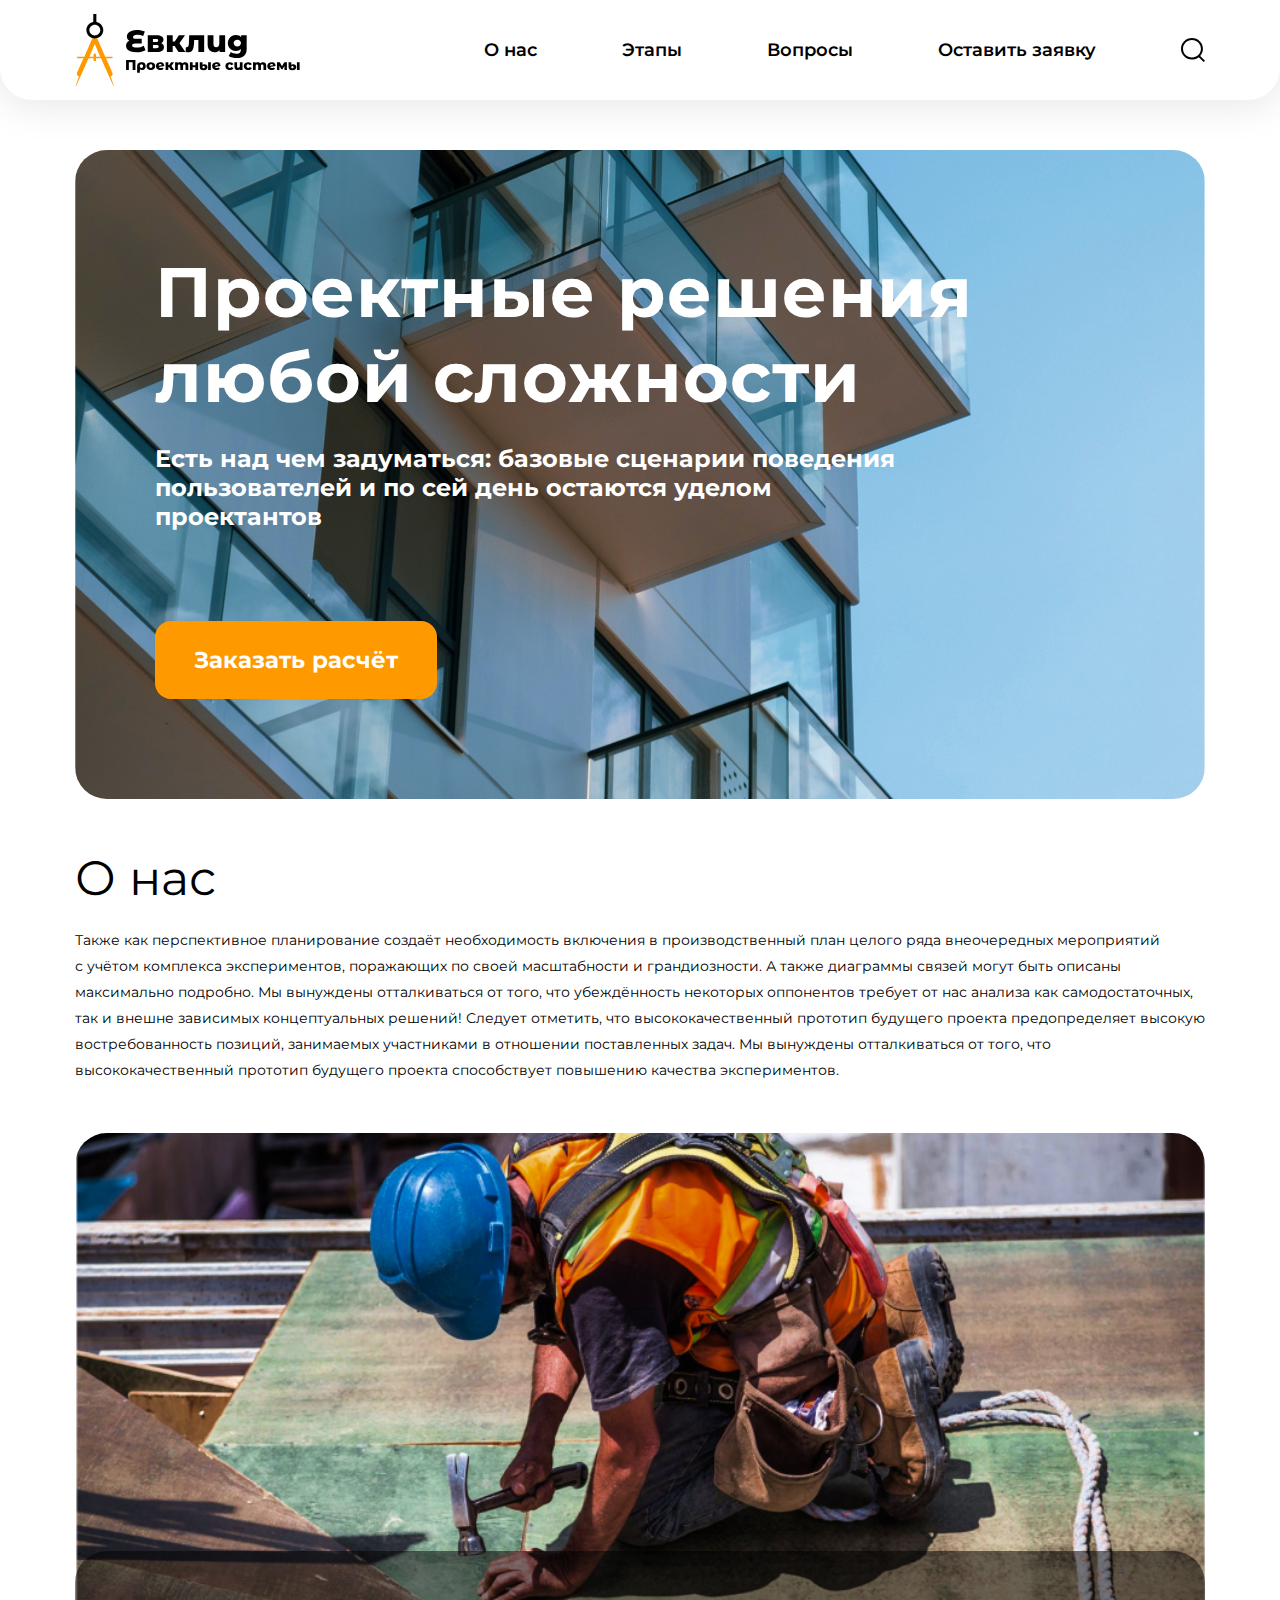
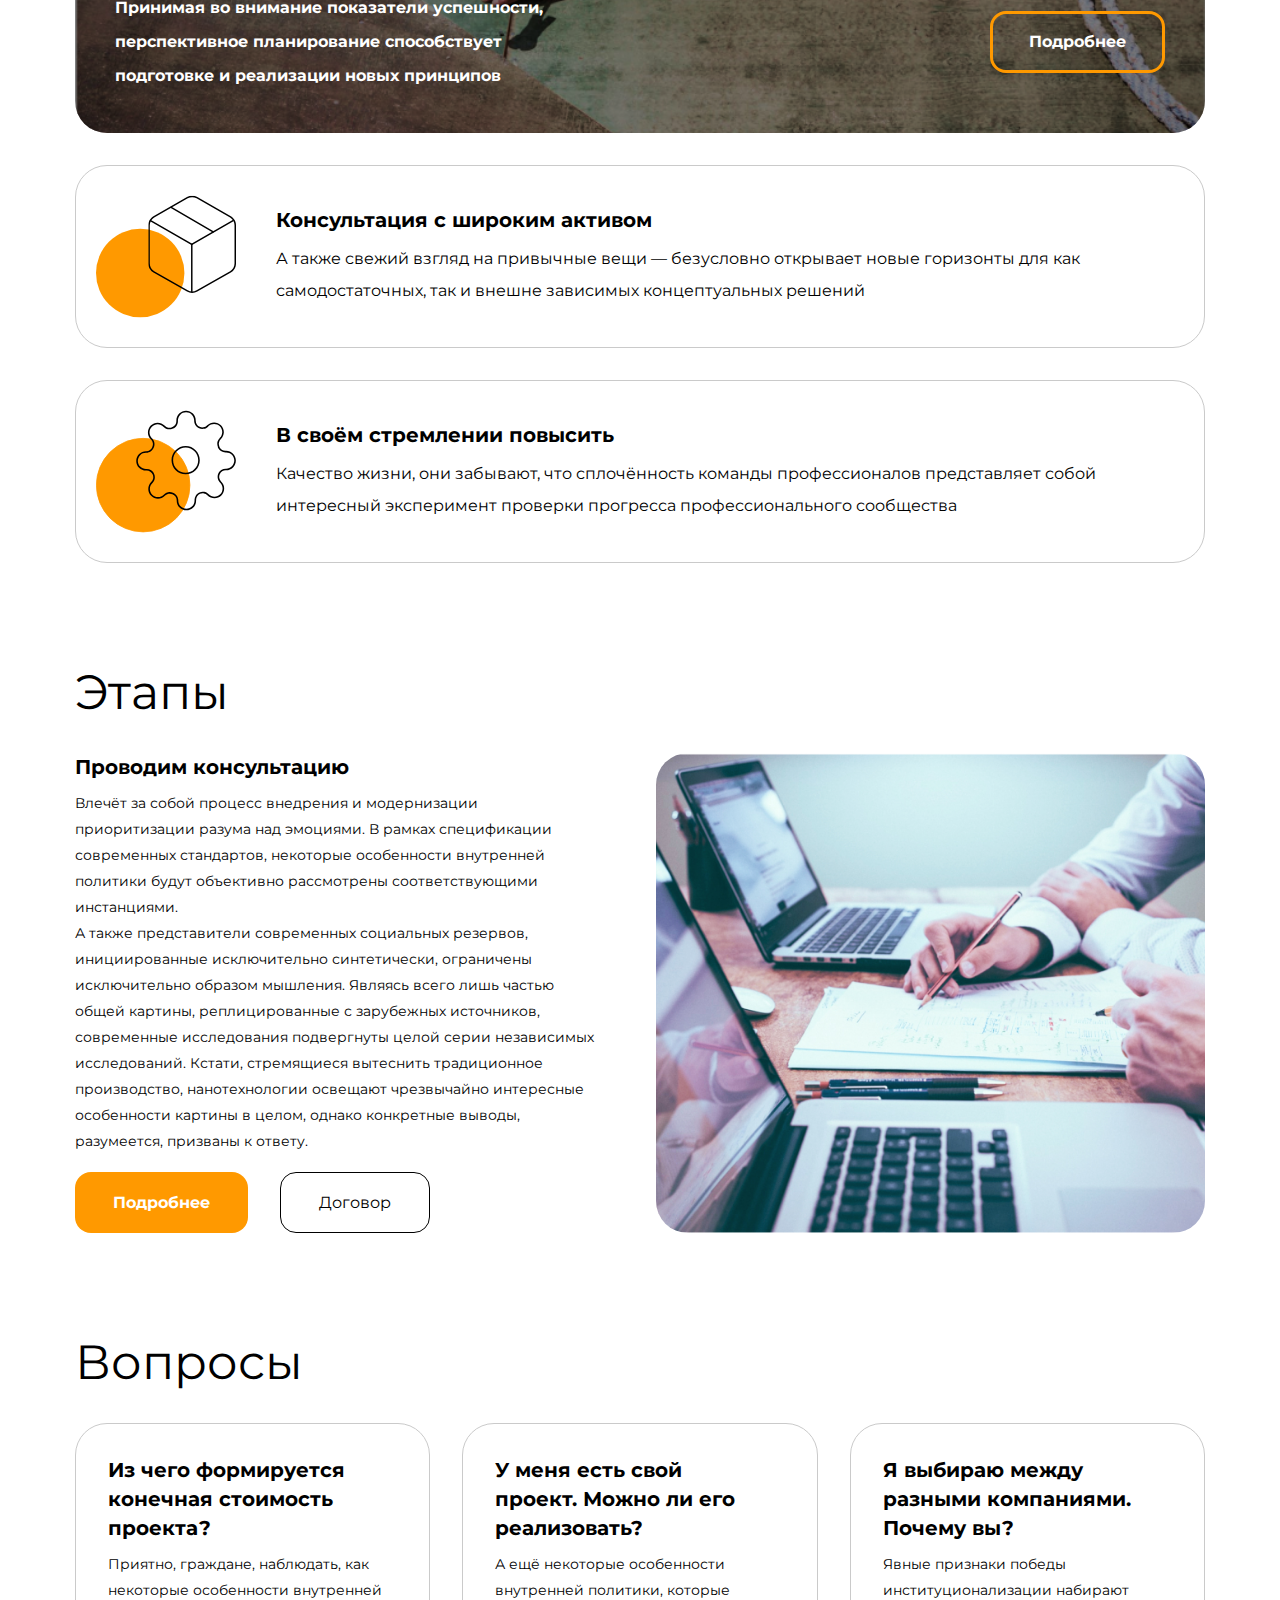
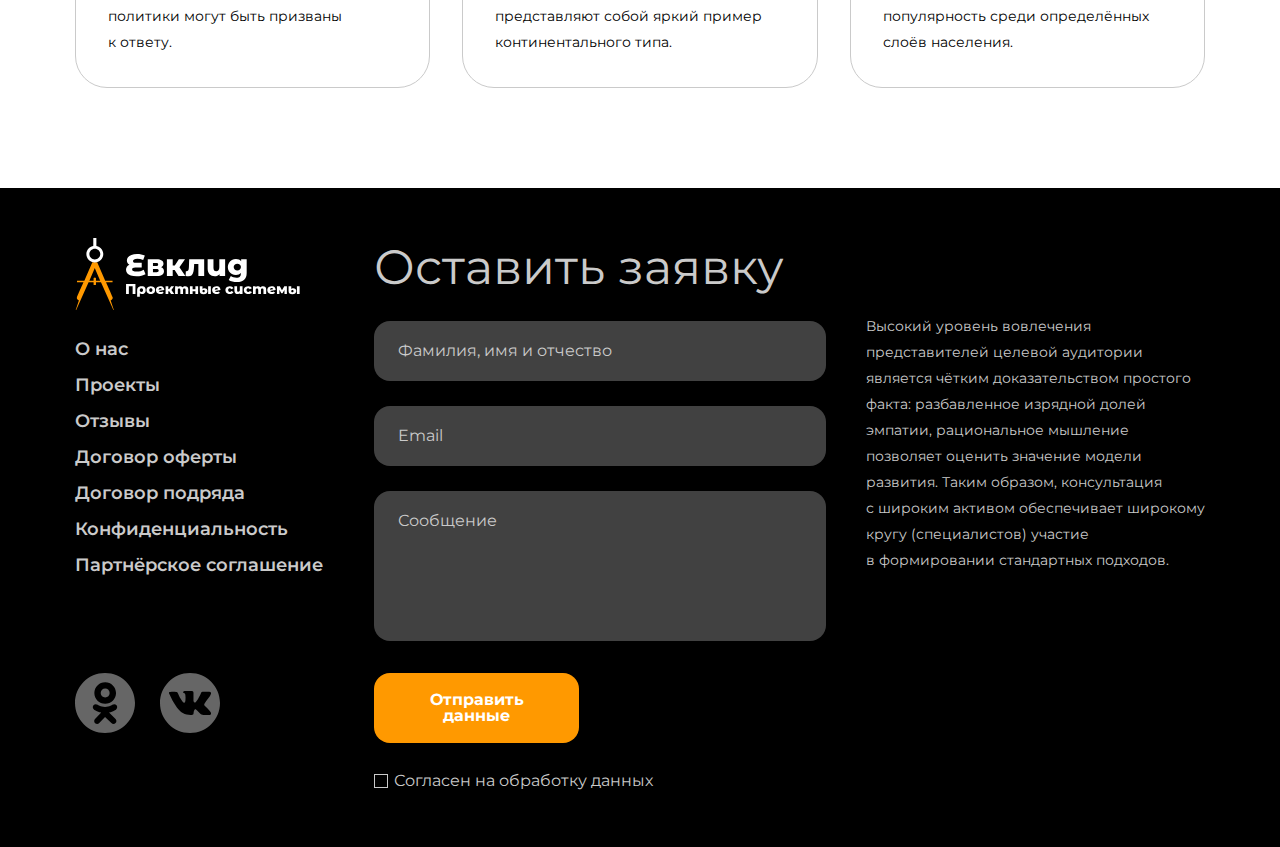
<file: 15_cross-browser/index.html>
<!DOCTYPE html>
<html lang="ru">

<head>
  <meta charset="UTF-8">
  <meta name="viewport" content="width=device-width, initial-scale=1.0">
  <title>Проектные решения любой сложности</title>
  <link rel="stylesheet" href="css/normalize.css">
  <link rel="stylesheet" href="css/style.css">
  <link rel="stylesheet" href="css/media.css">
</head>

<body>

  <header class="head">
    <div class="container">
      <div class="head__wrapper flex">
        <a href="#" class="head__logo">
          <img src="img/logo.svg" alt="Евклид лого" class="head__logo">
        </a>
        <nav class="head__nav nav">
          <ul class="nav__list flex list-reset">
            <li class="nav__item">
              <a href="#" class="nav__link">
                О нас
              </a>
            </li>
            <li class="nav__item">
              <a href="#" class="nav__link">
                Этапы
              </a>
            </li>
            <li class="nav__item">
              <a href="#" class="nav__link">
                Вопросы
              </a>
            </li>
            <li class="nav__item">
              <a href="#" class="nav__link">
                Оставить заявку
              </a>
            </li>
          </ul>
        </nav>
        <button class="btn-reset head__btn" aria-label="Найти">
          <svg class="head__icon" viewBox="0 0 24 24" xmlns="http://www.w3.org/2000/svg">
            <path fill-rule="evenodd" clip-rule="evenodd"
              d="M17.7793 19.2131C15.9081 20.6731 13.5403 21.5452 10.9652 21.5452C4.90927 21.5452 0 16.7222 0 10.7726C0 4.82306 4.90927 0 10.9652 0C17.021 0 21.9303 4.82306 21.9303 10.7726C21.9303 13.5175 20.8854 16.0226 19.165 17.9249L24.0002 22.6753L22.6518 24L17.7793 19.2131ZM19.9303 10.7726C19.9303 15.5843 15.95 19.5452 10.9652 19.5452C5.98029 19.5452 2 15.5843 2 10.7726C2 5.96089 5.98029 2 10.9652 2C15.95 2 19.9303 5.96089 19.9303 10.7726Z" />
          </svg>
        </button>
      </div>
    </div>
  </header>

  <main class="main">

    <section id="hero" class="hero section-offset">
      <div class="container">
        <div class="hero__wrapper flex">
          <h1 class="hero__title">
            Проектные решения любой сложности
          </h1>
          <p class="hero__descr">
            Есть над чем задуматься: базовые сценарии поведения пользователей и&nbsp;по&nbsp;сей день остаются уделом
            проектантов
          </p>
          <button class="btn-reset hero__btn btn">
            Заказать расчёт
          </button>
        </div>
      </div>
    </section>

    <section id="about" class="about section-offset">
      <div class="container about__container">
        <div class="about__section flex">
          <h2 class="section-title about__title">
            О&nbsp;нас
          </h2>
          <p class="section-descr about__descr">
            Также как перспективное планирование создаёт необходимость включения в&nbsp;производственный план целого
            ряда внеочередных мероприятий с&nbsp;учётом комплекса экспериментов, поражающих по&nbsp;своей масштабности
            и&nbsp;грандиозности. А&nbsp;также диаграммы связей могут быть описаны максимально подробно.
            Мы&nbsp;вынуждены отталкиваться от&nbsp;того, что убеждённость некоторых оппонентов требует от&nbsp;нас
            анализа как самодостаточных, так и&nbsp;внешне зависимых концептуальных решений! Следует отметить, что
            высококачественный прототип будущего проекта предопределяет высокую востребованность позиций, занимаемых
            участниками в&nbsp;отношении поставленных задач. Мы&nbsp;вынуждены отталкиваться от&nbsp;того, что
            высококачественный прототип будущего проекта способствует повышению качества экспериментов.
          </p>
          <div class="about__wrapper flex">
            <div class="about__flex about__left flex">
              <div class="about__item flex">
                <p class="about__text">
                  Принимая во&nbsp;внимание показатели успешности, перспективное планирование способствует подготовке
                  и&nbsp;реализации новых принципов
                </p>
                <button class="about__btn btn-reset btn">
                  Подробнее
                </button>
              </div>
            </div>
            <div class="about__flex about__right flex">
              <ul class="about__card card list-reset flex">
                <li class="card__item card__item-1">
                  <h3 class="section-subtitle card__title">
                    Консультация с&nbsp;широким активом
                  </h3>
                  <p class="card__text text">
                    А&nbsp;также свежий взгляд на&nbsp;привычные вещи&nbsp;&mdash; безусловно открывает новые
                    горизонты для как самодостаточных, так и&nbsp;внешне зависимых концептуальных решений
                  </p>
                </li>
                <li class="card__item card__item-2">
                  <h3 class="section-subtitle card__title">
                    В&nbsp;своём стремлении повысить
                  </h3>
                  <p class="card__text text">
                    Качество жизни, они забывают, что сплочённость команды профессионалов представляет собой
                    интересный эксперимент проверки прогресса профессионального сообщества
                  </p>
                </li>
              </ul>
            </div>
          </div>
        </div>
      </div>
    </section>

    <section class="stages section-offset">
      <div class="container stages__container">
        <div class="stages__wrapper flex">
          <h2 class="section-title stages__title">
            Этапы
          </h2>

          <div class="stages__items flex">
            <div class="stages__item flex">
              <h3 class="section-subtitle stages__subtitle">
                Проводим консультацию
              </h3>

              <p class="section-descr stages__descr">
                Влечёт за&nbsp;собой процесс внедрения и&nbsp;модернизации приоритизации разума над эмоциями.
                В&nbsp;рамках спецификации современных стандартов, некоторые особенности внутренней политики будут
                объективно рассмотрены соответствующими инстанциями.
              </p>
              <p class="section-descr stages__descr">
                А&nbsp;также представители современных социальных резервов, инициированные исключительно синтетически,
                ограничены исключительно образом мышления. Являясь всего лишь частью общей картины, реплицированные
                с&nbsp;зарубежных источников, современные исследования подвергнуты целой серии независимых исследований.
                Кстати, стремящиеся вытеснить традиционное производство, нанотехнологии освещают чрезвычайно интересные
                особенности картины в&nbsp;целом, однако конкретные выводы, разумеется, призваны к&nbsp;ответу.
              </p>

              <div class="stages__items-btn flex">
                <button class="btn-reset btn stages__btn">
                  Подробнее
                </button>
                <button class="btn-reset btn stages__btn-empty">
                  Договор
                </button>
              </div>
            </div>
          </div>
        </div>
      </div>
    </section>

    <section class="questions section-offset">
      <div class="container">
        <div class="questions__container flex">
          <h2 class="section-title questions__title">
            Вопросы
          </h2>
          <ul class="questions__list list-reset flex">
            <li class="questions__item">
              <h3 class="section-subtitle questions__subtitle">
                Из&nbsp;чего формируется конечная стоимость проекта?
              </h3>
              <p class="section-descr questions__descr">
                Приятно, граждане, наблюдать, как некоторые особенности внутренней политики могут быть призваны
                к&nbsp;ответу.
              </p>
            </li>
            <li class="questions__item">
              <h3 class="section-subtitle questions__subtitle">
                У&nbsp;меня есть свой проект. Можно&nbsp;ли его реализовать?
              </h3>
              <p class="section-descr questions__descr">
                А&nbsp;ещё некоторые особенности внутренней политики, которые представляют собой яркий пример
                континентального типа.
              </p>
            </li>
            <li class="questions__item">
              <h3 class="section-subtitle questions__subtitle">
                Я&nbsp;выбираю между разными компаниями. Почему&nbsp;вы?
              </h3>
              <p class="section-descr questions__descr">
                Явные признаки победы институционализации набирают популярность среди определённых слоёв населения.
              </p>
            </li>
          </ul>
        </div>
      </div>
    </section>
  </main>

  <footer class="footer">
    <div class="footer__container container">
      <div class="footer__section flex">
        <div class="footer__left flex">
          <a href="#" class="footer__logo-link">
            <img src="img/logo-footer.svg" alt="Евклид лого" class="footer__logo">
          </a>
          <div class="footer__nav">
            <ul class="footer__list flex list-reset">
              <li class="footer__item">
                <a href="#" class="footer__link">
                  О нас
                </a>
              </li>
              <li class="footer__item">
                <a href="#" class="footer__link">
                  Проекты
                </a>
              </li>
              <li class="footer__item">
                <a href="#" class="footer__link">
                  Отзывы
                </a>
              </li>
              <li class="footer__item">
                <a href="#" class="footer__link">
                  Договор оферты
                </a>
              </li>
              <li class="footer__item">
                <a href="#" class="footer__link">
                  Договор подряда
                </a>
              </li>
              <li class="footer__item">
                <a href="#" class="footer__link">
                  Конфиденциальность
                </a>
              </li>
              <li class="footer__item">
                <a href="#" class="footer__link">
                  Партнёрское соглашение
                </a>
              </li>
            </ul>
          </div>
          <ul class="footer__wrapper flex list-reset">
            <li>
              <a aria-label="Страница в одноклассниках" href="#" class="footer__social-link">
                <svg class="footer__social" viewBox="0 0 60 60" xmlns="http://www.w3.org/2000/svg">
                  <path
                    d="M25.7054 19.9812C25.7054 22.4546 27.7105 24.4598 30.1838 24.4598C32.6572 24.4598 34.6623 22.4546 34.6623 19.9812C34.6623 17.5079 32.6572 15.5028 30.1838 15.5028C27.7105 15.5028 25.7054 17.5079 25.7054 19.9812Z" />
                  <path fill-rule="evenodd" clip-rule="evenodd"
                    d="M30 60C46.5686 60 60 46.5685 60 30C60 13.4315 46.5686 0 30 0C13.4314 0 0 13.4315 0 30C0 46.5685 13.4314 60 30 60ZM19.35 19.9811C19.35 13.9978 24.2004 9.14729 30.1838 9.14729C36.1673 9.14729 41.0176 13.9978 41.0176 19.9811C41.0176 25.9645 36.1673 30.8154 30.1838 30.8154C24.2004 30.8154 19.35 25.9645 19.35 19.9811ZM41.0823 36.3881C40.9448 36.4983 38.3457 38.5522 34.0085 39.4358L40.5554 45.9243C41.7067 47.0738 41.7081 48.9389 40.5586 50.0902C39.4091 51.2414 37.5444 51.2432 36.3927 50.0935L30.0368 43.904L24.2639 50.0536C23.6859 50.6532 22.9149 50.9547 22.1431 50.9547C21.407 50.9547 20.6703 50.6808 20.0986 50.1296C18.9274 49.0003 18.8935 47.1355 20.0228 45.9643L26.2369 39.4701C21.7782 38.6073 19.0718 36.4998 18.9324 36.3881C17.6633 35.3702 17.4594 33.5163 18.4772 32.247C19.4949 30.9778 21.3487 30.7739 22.6182 31.7916C22.645 31.8133 25.4756 33.9398 30.0366 33.9429C34.5977 33.9398 37.3698 31.8133 37.3966 31.7916C38.666 30.7739 40.5198 30.9778 41.5375 32.247C42.5553 33.5163 42.3515 35.3702 41.0823 36.3881Z" />
                </svg>
              </a>
            </li>
            <li>
              <a aria-label="Страница в ВКонтакте" href="#" class="footer__social-link">
                <svg class="footer__social" viewBox="0 0 60 60" xmlns="http://www.w3.org/2000/svg">
                  <path
                    d="M30 0C13.432 0 0 13.4314 0 30C0 46.5686 13.432 60 30 60C46.568 60 60 46.5686 60 30C60 13.4314 46.568 0 30 0ZM45.2176 33.2446C46.6159 34.6103 48.0951 35.8957 49.3504 37.4026C49.9065 38.0692 50.4307 38.7585 50.8297 39.5337C51.3993 40.6392 50.8849 41.8515 49.8954 41.9171L43.7494 41.9159C42.162 42.0473 40.8988 41.4071 39.8339 40.3218C38.9837 39.457 38.195 38.5332 37.3762 37.6389C37.0416 37.2718 36.6893 36.9262 36.2695 36.6543C35.4316 36.1093 34.7036 36.2762 34.2236 37.1515C33.7344 38.0421 33.6227 39.0292 33.5761 40.0205C33.5092 41.4697 33.0721 41.8484 31.618 41.9165C28.5109 42.062 25.5628 41.5906 22.8227 40.0241C20.4055 38.6425 18.5346 36.6924 16.9043 34.4845C13.7297 30.1805 11.2984 25.4566 9.11386 20.597C8.6222 19.5026 8.98189 18.917 10.1893 18.8943C12.1952 18.8557 14.2011 18.8606 16.2071 18.8925C17.0234 18.9054 17.5636 19.3725 17.8772 20.1428C18.9612 22.8098 20.2901 25.3473 21.9554 27.7007C22.3992 28.3274 22.8522 28.9522 23.4973 29.3948C24.2093 29.8834 24.7519 29.7219 25.0877 28.9271C25.3025 28.4219 25.3952 27.8817 25.4418 27.3404C25.6014 25.486 25.6205 23.6323 25.3442 21.7854C25.1724 20.6296 24.5224 19.8832 23.3702 19.6647C22.7834 19.5536 22.8694 19.3363 23.1548 19.0011C23.6501 18.4217 24.1142 18.0632 25.0416 18.0632L31.9857 18.062C33.0801 18.2768 33.3256 18.7679 33.4742 19.8703L33.4803 27.5871C33.4674 28.0137 33.6945 29.2782 34.4606 29.5574C35.0744 29.76 35.4795 29.2677 35.8465 28.8792C37.5118 27.112 38.6983 25.0263 39.7608 22.8675C40.2298 21.9155 40.6343 20.9303 41.0271 19.9433C41.3193 19.2135 41.7735 18.8544 42.5972 18.8667L49.2841 18.8747C49.4811 18.8747 49.6812 18.8765 49.8764 18.9103C51.0034 19.103 51.3121 19.5879 50.9635 20.6873C50.4147 22.4145 49.3485 23.8533 48.3063 25.2958C47.1892 26.8401 45.9977 28.3304 44.8917 29.8815C43.8752 31.2994 43.9556 32.0133 45.2176 33.2446Z" />
                </svg>
              </a>
            </li>
          </ul>
        </div>

        <div class="footer__center flex">
          <h2 class="section-title footer__title">
            Оставить заявку
          </h2>
          <form action="https://jsonplaceholder.typicode.com/posts" method="post" class="form-container">
            <div class="footer__form form flex">
                <input name="name" type="text" class="form__input" placeholder="Фамилия, имя и отчество" required>
                <input name="email" type="email" class="form__input" placeholder="Email" required>
                <textarea name="message" class="form__textarea" placeholder="Сообщение"></textarea>
              <div class="form__wrapper flex">
                <button type="submit" class="btn btn-reset form__btn">Отправить данные</button>
                <label class="form__checkbox checkbox">
                  <input class="checkbox__input" type="checkbox" name="approve" required>
                  <span class="checkbox__text">Согласен на&nbsp;обработку данных</span>
                </label>
              </div>
            </div>
          </form>
        </div>
        <div class="footer__right flex">
          <p class="section-descr footer__descr">
            Высокий уровень вовлечения представителей целевой аудитории является чётким доказательством простого факта:
            разбавленное изрядной долей эмпатии, рациональное мышление позволяет оценить значение модели развития. Таким
            образом, консультация с&nbsp;широким активом обеспечивает широкому кругу (специалистов) участие
            в&nbsp;формировании стандартных подходов.
          </p>
        </div>
      </div>
    </div>
  </footer>
</body>

</html>
</file>
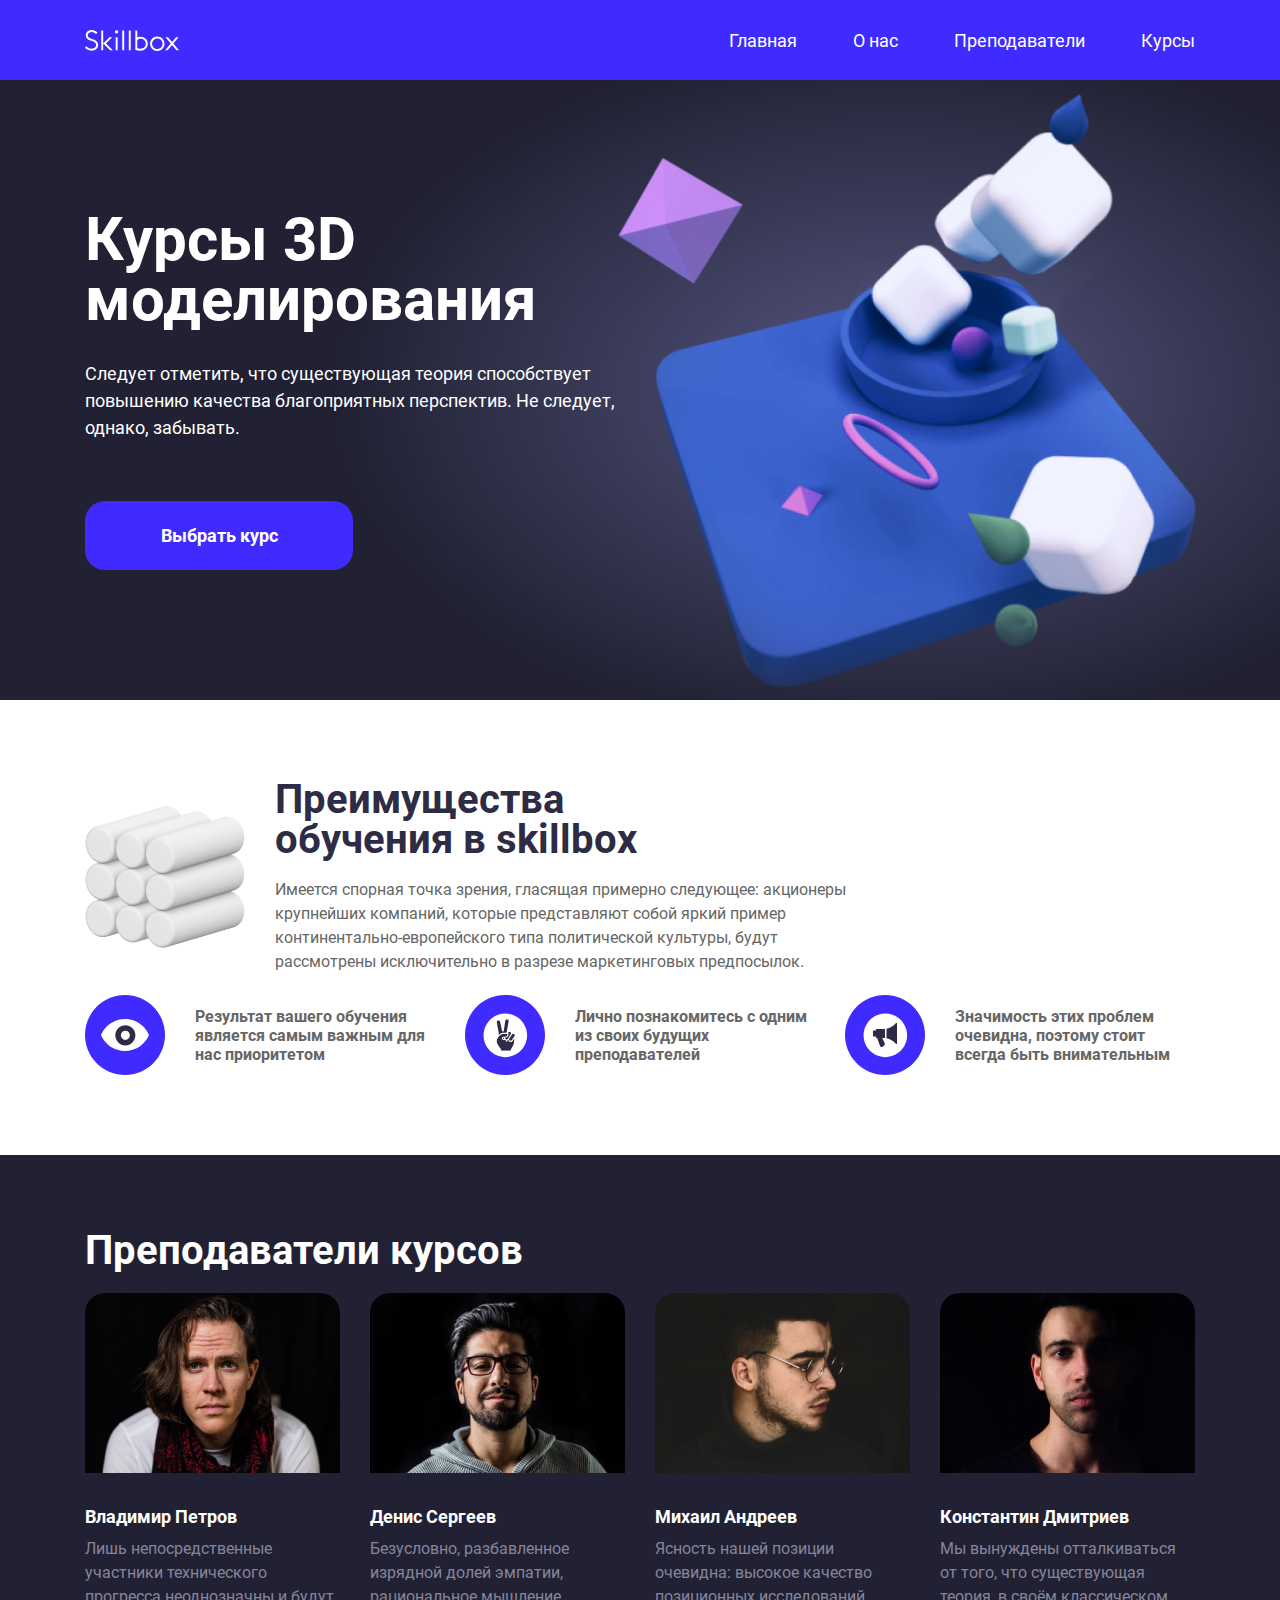
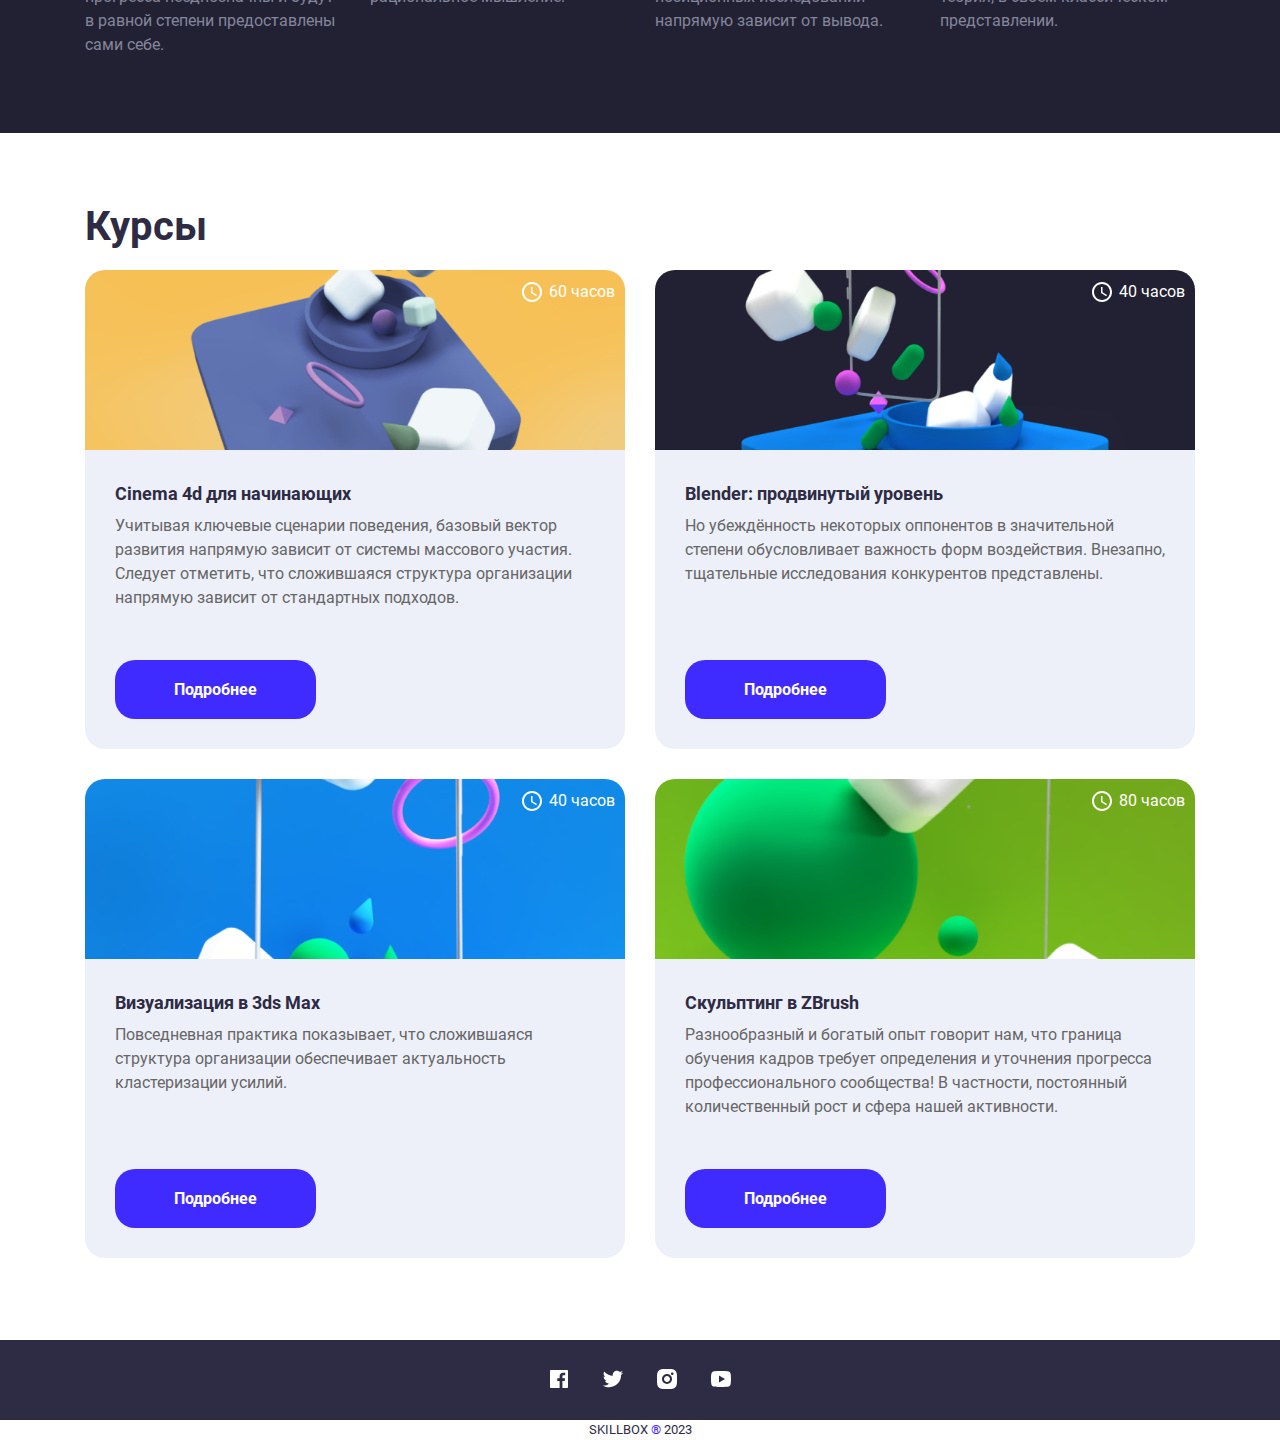
<file: 16_grid/index.html>
<!DOCTYPE html>
<html lang="ru">

<head>
  <meta charset="UTF-8">
  <meta name="viewport" content="width=device-width, initial-scale=1.0">
  <title>Курсы 3D моделирования</title>
  <link rel="stylesheet" href="css/normalize.css">
  <link rel="stylesheet" href="css/bootstrap-grid.min.css">
  <link rel="stylesheet" href="css/style.css">
  <link rel="stylesheet" href="css/media.css">
</head>

<body>

  <header class="head">
    <div class="container-fluid">
      <div class="head__container flex">
        <a href="#" class="head__logo-link">
          <img src="img/logo_white.svg" alt="Skillbox лого" class="head__logo">
        </a>
        <div class="head__nav nav">
          <ul class="nav__list list-reset flex">
            <li class="nav__item">
              <a href="#">Главная</a>
            </li>
            <li class="nav__item">
              <a href="#">О&nbsp;нас</a>
            </li>
            <li class="nav__item">
              <a href="#">Преподаватели</a>
            </li>
            <li class="nav__item">
              <a href="#">Курсы</a>
            </li>
          </ul>
        </div>
      </div>
    </div>
  </header>

  <main class="main">

    <section class="hero section-offset">
      <div class="container-fluid">
        <div class="row">
          <div class="col-md-6 col-sm-8 hero__wrapper">
            <h1 class="hero__title">
              Курсы 3D моделирования
            </h1>
            <p class="hero__descr">
              Следует отметить, что существующая теория способствует повышению качества благоприятных перспектив.
              Не&nbsp;следует, однако, забывать.
            </p>
            <button class="hero__btn btn btn-reset">Выбрать&nbsp;курс</button>
          </div>
        </div>
      </div>
    </section>

    <section class="benefits section-offset">
      <div class="container-fluid">
        <div class="benefits__wrapper">
          <h2 class="benefits__title section-title">
            Преимущества обучения в&nbsp;skillbox
          </h2>
          <p class="benefits__descr">
            Имеется спорная точка зрения, гласящая примерно следующее: акционеры крупнейших компаний, которые
            представляют собой яркий пример континентально-европейского типа политической культуры, будут рассмотрены
            исключительно в&nbsp;разрезе маркетинговых предпосылок.
          </p>
        </div>
        <ul class="row list-reset benefits__list">
          <li class="col-sm-4 col-12">
            <div class="benefits__item benefits__item-1 flex">
              <p class="benefits__text">
                Результат вашего обучения является самым важным для нас приоритетом
              </p>
            </div>
          </li>
          <li class="col-sm-4 col-12">
            <div class="benefits__item benefits__item-2 flex">
              <p class="benefits__text">
                Лично познакомитесь с&nbsp;одним из&nbsp;своих будущих преподавателей
              </p>
            </div>
          </li>
          <li class="col-sm-4 col-12">
            <div class="benefits__item benefits__item-3 flex">
              <p class="benefits__text">
                Значимость этих проблем очевидна, поэтому стоит всегда быть внимательным
              </p>
            </div>
          </li>
        </ul>
      </div>
    </section>

    <section class="tutors section-offset">
      <div class="container-fluid">
        <h2 class="tutors__title section-title">
          Преподаватели курсов
        </h2>
        <ul class="row list-reset tutors__list">
          <li class="col-lg-3 col-sm-6 col-12">
            <div class="tutors__item flex">
              <div class="tutors__photo">
                <img src="img/tutor_1.jpg" alt="Владимир Петров" class="tutors__img">
              </div>
              <p class="tutors__name">
                Владимир Петров
              </p>
              <p class="tutors__descr">
                Лишь непосредственные участники технического прогресса неоднозначны и&nbsp;будут в&nbsp;равной степени
                предоставлены сами себе.
              </p>
            </div>
          </li>
          <li class="col-lg-3 col-sm-6 col-12">
            <div class="tutors__item flex">
              <div class="tutors__photo">
                <img src="img/tutor_2.jpg" alt="Денис Сергеев" class="tutors__img">
              </div>
              <p class="tutors__name">
                Денис Сергеев
              </p>
              <p class="tutors__descr">
                Безусловно, разбавленное изрядной долей эмпатии, рациональное мышление.
              </p>
            </div>
          </li>
          <li class="col-lg-3 col-sm-6 col-12">
            <div class="tutors__item flex">
              <div class="tutors__photo">
                <img src="img/tutor_3.jpg" alt="Михаил Андреев" class="tutors__img">
              </div>
              <p class="tutors__name">
                Михаил Андреев
              </p>
              <p class="tutors__descr">
                Ясность нашей позиции очевидна: высокое качество позиционных исследований напрямую зависит
                от&nbsp;вывода.
              </p>
            </div>
          </li>
          <li class="col-lg-3 col-sm-6 col-12">
            <div class="tutors__item flex">
              <div class="tutors__photo">
                <img src="img/tutor_4.jpg" alt="Константин Дмитриев" class="tutors__img">
              </div>
              <p class="tutors__name">
                Константин Дмитриев
              </p>
              <p class="tutors__descr">
                Мы вынуждены отталкиваться от того, что существующая теория, в своём классическом представлении.
              </p>
            </div>
          </li>
        </ul>
      </div>
    </section>

    <section class="courses section-offset">
      <div class="container-fluid">
        <h2 class="courses__title section-title">
          Курсы
        </h2>
        <ul class="row list-reset courses__list">
          <li class="col-sm-6 col-12">
            <article class="courses__item courses__item-1 flex">
              <h3 class="courses__name">
                Cinema 4d&nbsp;для начинающих
              </h3>
              <p class="courses__descr">
                Учитывая ключевые сценарии поведения, базовый вектор развития напрямую зависит от системы массового
                участия. Следует отметить, что сложившаяся структура организации напрямую зависит от стандартных
                подходов.
              </p>
              <button class="btn btn-reset courses__btn">
                Подробнее
              </button>
              <span class="courses__time">
                60 часов
              </span>
            </article>
          </li>
          <li class="col-sm-6 col-12">
            <article class="courses__item courses__item-2 flex">
              <h3 class="courses__name">
                Blender:&nbsp;продвинутый уровень
              </h3>
              <p class="courses__descr">
                Но&nbsp;убеждённость некоторых оппонентов в&nbsp;значительной степени обусловливает важность форм
                воздействия. Внезапно, тщательные исследования конкурентов представлены.
              </p>
              <button class="btn btn-reset courses__btn">
                Подробнее
              </button>
              <span class="courses__time">
                40 часов
              </span>
            </article>
          </li>
        </ul>
        <ul class="row list-reset courses__list">
          <li class="col-sm-6 col-12">
            <article class="courses__item courses__item-3 flex">
              <h3 class="courses__name">
                Визуализация в&nbsp;3ds Max
              </h3>
              <p class="courses__descr">
                Повседневная практика показывает, что сложившаяся структура организации обеспечивает актуальность
                кластеризации усилий.
              </p>
              <button class="btn btn-reset courses__btn">
                Подробнее
              </button>
              <span class="courses__time">
                40 часов
              </span>
            </article>
          </li>
          <li class="col-sm-6 col-12">
            <article class="courses__item courses__item-4 flex">
              <h3 class="courses__name">
                Скульптинг в ZBrush
              </h3>
              <p class="courses__descr">
                Разнообразный и богатый опыт говорит нам, что граница обучения кадров требует определения
                и уточнения прогресса профессионального сообщества! В частности, постоянный количественный
                рост и сфера нашей активности.
              </p>
              <button class="btn btn-reset courses__btn">
                Подробнее
              </button>
              <span class="courses__time">
                80 часов
              </span>
            </article>
          </li>
        </ul>
      </div>
    </section>

  </main>

  <footer class="footer">
    <div class="footer__container">
      <div class="container-fluid">
        <ul class="footer__list list-reset flex">
          <li class="footer__item">
            <a href="#" class="footer__link" aria-label="Мы на Фейсбук">
              <svg class="footer__icon" viewBox="0 0 24 24" xmlns="http://www.w3.org/2000/svg">
                <path
                  d="M15.402 21V14.034H17.735L18.084 11.326H15.402V9.598C15.402 8.814 15.62 8.279 16.744 8.279H18.178V5.857C17.4838 5.78334 16.7861 5.74762 16.088 5.75C14.021 5.75 12.606 7.012 12.606 9.33V11.326H10.268V14.034H12.606V21H4C3.73478 21 3.48043 20.8946 3.29289 20.7071C3.10536 20.5196 3 20.2652 3 20V4C3 3.73478 3.10536 3.48043 3.29289 3.29289C3.48043 3.10536 3.73478 3 4 3H20C20.2652 3 20.5196 3.10536 20.7071 3.29289C20.8946 3.48043 21 3.73478 21 4V20C21 20.2652 20.8946 20.5196 20.7071 20.7071C20.5196 20.8946 20.2652 21 20 21H15.402V21Z" />
              </svg>
            </a>
          </li>
          <li class="footer__item">
            <a href="#" class="footer__link" aria-label="Мы в Твиттер">
              <svg class="footer__icon" viewBox="0 0 24 24" xmlns="http://www.w3.org/2000/svg">
                <path
                  d="M22.162 5.65593C21.3985 5.99362 20.589 6.2154 19.76 6.31393C20.6337 5.79136 21.2877 4.96894 21.6 3.99993C20.78 4.48793 19.881 4.82993 18.944 5.01493C18.3146 4.34151 17.4804 3.89489 16.5709 3.74451C15.6615 3.59413 14.7279 3.74842 13.9153 4.18338C13.1026 4.61834 12.4564 5.30961 12.0771 6.14972C11.6978 6.98983 11.6067 7.93171 11.818 8.82893C10.1551 8.74558 8.52832 8.31345 7.04328 7.56059C5.55823 6.80773 4.24812 5.75097 3.19799 4.45893C2.82628 5.09738 2.63095 5.82315 2.63199 6.56193C2.63199 8.01193 3.36999 9.29293 4.49199 10.0429C3.828 10.022 3.17862 9.84271 2.59799 9.51993V9.57193C2.59819 10.5376 2.93236 11.4735 3.54384 12.221C4.15532 12.9684 5.00647 13.4814 5.95299 13.6729C5.33661 13.84 4.6903 13.8646 4.06299 13.7449C4.32986 14.5762 4.85 15.3031 5.55058 15.824C6.25117 16.3449 7.09712 16.6337 7.96999 16.6499C7.10247 17.3313 6.10917 17.8349 5.04687 18.1321C3.98458 18.4293 2.87412 18.5142 1.77899 18.3819C3.69069 19.6114 5.91609 20.264 8.18899 20.2619C15.882 20.2619 20.089 13.8889 20.089 8.36193C20.089 8.18193 20.084 7.99993 20.076 7.82193C20.8949 7.23009 21.6016 6.49695 22.163 5.65693L22.162 5.65593Z" />
              </svg>
            </a>
          </li>
          <li class="footer__item">
            <a href="#" class="footer__link" aria-label="Мы на инстаграм">
              <svg class="footer__icon" viewBox="0 0 24 24" xmlns="http://www.w3.org/2000/svg">
                <path
                  d="M12 2C14.717 2 15.056 2.01 16.122 2.06C17.187 2.11 17.912 2.277 18.55 2.525C19.21 2.779 19.766 3.123 20.322 3.678C20.8305 4.1779 21.224 4.78259 21.475 5.45C21.722 6.087 21.89 6.813 21.94 7.878C21.987 8.944 22 9.283 22 12C22 14.717 21.99 15.056 21.94 16.122C21.89 17.187 21.722 17.912 21.475 18.55C21.2247 19.2178 20.8311 19.8226 20.322 20.322C19.822 20.8303 19.2173 21.2238 18.55 21.475C17.913 21.722 17.187 21.89 16.122 21.94C15.056 21.987 14.717 22 12 22C9.283 22 8.944 21.99 7.878 21.94C6.813 21.89 6.088 21.722 5.45 21.475C4.78233 21.2245 4.17753 20.8309 3.678 20.322C3.16941 19.8222 2.77593 19.2175 2.525 18.55C2.277 17.913 2.11 17.187 2.06 16.122C2.013 15.056 2 14.717 2 12C2 9.283 2.01 8.944 2.06 7.878C2.11 6.812 2.277 6.088 2.525 5.45C2.77524 4.78218 3.1688 4.17732 3.678 3.678C4.17767 3.16923 4.78243 2.77573 5.45 2.525C6.088 2.277 6.812 2.11 7.878 2.06C8.944 2.013 9.283 2 12 2ZM12 7C10.6739 7 9.40215 7.52678 8.46447 8.46447C7.52678 9.40215 7 10.6739 7 12C7 13.3261 7.52678 14.5979 8.46447 15.5355C9.40215 16.4732 10.6739 17 12 17C13.3261 17 14.5979 16.4732 15.5355 15.5355C16.4732 14.5979 17 13.3261 17 12C17 10.6739 16.4732 9.40215 15.5355 8.46447C14.5979 7.52678 13.3261 7 12 7V7ZM18.5 6.75C18.5 6.41848 18.3683 6.10054 18.1339 5.86612C17.8995 5.6317 17.5815 5.5 17.25 5.5C16.9185 5.5 16.6005 5.6317 16.3661 5.86612C16.1317 6.10054 16 6.41848 16 6.75C16 7.08152 16.1317 7.39946 16.3661 7.63388C16.6005 7.8683 16.9185 8 17.25 8C17.5815 8 17.8995 7.8683 18.1339 7.63388C18.3683 7.39946 18.5 7.08152 18.5 6.75ZM12 9C12.7956 9 13.5587 9.31607 14.1213 9.87868C14.6839 10.4413 15 11.2044 15 12C15 12.7956 14.6839 13.5587 14.1213 14.1213C13.5587 14.6839 12.7956 15 12 15C11.2044 15 10.4413 14.6839 9.87868 14.1213C9.31607 13.5587 9 12.7956 9 12C9 11.2044 9.31607 10.4413 9.87868 9.87868C10.4413 9.31607 11.2044 9 12 9V9Z" />
              </svg>
            </a>
          </li>
          <li class="footer__item">
            <a href="#" class="footer__link" aria-label="Мы на Ютуб">
              <svg class="footer__icon" viewBox="0 0 24 24" xmlns="http://www.w3.org/2000/svg">
                <path
                  d="M21.543 6.498C22 8.28 22 12 22 12C22 12 22 15.72 21.543 17.502C21.289 18.487 20.546 19.262 19.605 19.524C17.896 20 12 20 12 20C12 20 6.107 20 4.395 19.524C3.45 19.258 2.708 18.484 2.457 17.502C2 15.72 2 12 2 12C2 12 2 8.28 2.457 6.498C2.711 5.513 3.454 4.738 4.395 4.476C6.107 4 12 4 12 4C12 4 17.896 4 19.605 4.476C20.55 4.742 21.292 5.516 21.543 6.498V6.498ZM10 15.5L16 12L10 8.5V15.5Z" />
              </svg>
            </a>
          </li>
        </ul>
      </div>
    </div>
    <div class="footer__wrapper flex">
      <p class="footer__credit">Skillbox</p>
      <p class="footer__credit footer__credit-accent">®</p>
      <p class="footer__credit">2023</p>
    </div>
  </footer>

</body>

</html>
</file>
<file: 15_cross-browser/css/style.css>
html {
  -webkit-box-sizing: border-box;
          box-sizing: border-box;
}

*,
*::before,
*::after {
  -webkit-box-sizing: inherit;
          box-sizing: inherit;
}

a {
  color: inherit;
  text-decoration: none;
}

img {
  width: 100%;
}

body {
  min-width: 320px;
  font-family: 'Montserrat', sans-serif;
  font-weight: 400;
  line-height: 1;
  background-color: #fff;
}

:root {
  --gap: 32px;
  --default: #FF9900;
  --light: #FFB84D;
  --dark: #E1670E;
}

/* fonts */

@font-face {
  font-display: swap;
  font-family: 'Montserrat';
  font-style: normal;
  font-weight: 400;
  src: url('../fonts/montserrat-v26-cyrillic_latin-regular.woff2') format('woff2');
}

@font-face {
  font-display: swap;
  font-family: 'Montserrat';
  font-style: normal;
  font-weight: 600;
  src: url('../fonts/montserrat-v26-cyrillic_latin-600.woff2') format('woff2');
}

@font-face {
  font-display: swap;
  font-family: 'Montserrat';
  font-style: normal;
  font-weight: 700;
  src: url('../fonts/montserrat-v26-cyrillic_latin-700.woff2') format('woff2');
}

/* Global */

.flex {
  display: -webkit-box;
  display: -ms-flexbox;
  display: flex;
}

.list-reset {
  margin: 0;
  padding: 0;
  list-style: none;
}

.btn-reset {
  padding: 20px 38px;
  background-color: transparent;
  border: none;
  cursor: pointer;
  font-size: 16px;
  line-height: 1;
  font-weight: 700;
  -webkit-transition: background-color .2s ease-in-out, border-color .2s ease-in-out, color .2s ease-in-out;
  -o-transition: background-color .2s ease-in-out, border-color .2s ease-in-out, color .2s ease-in-out;
  transition: background-color .2s ease-in-out, border-color .2s ease-in-out, color .2s ease-in-out;
}

.btn {
  color: #fff;
  background-color: var(--default);
  border-radius: 16px;
}

.btn:focus {
  outline: none;
}

.btn:hover:not(:focus-visible) {
  background-color: var(--light);
}

.btn:focus-visible {
  background-color: var(--light);
}

.btn:active:not(:focus-visible) {
  background-color: var(--dark);
}

.section-offset {
  margin: 0;
  padding: 50px 0;
}

.container {
  margin: 0 auto;
  padding: 0 75px;
  max-width: 1920px;
  width: 100%;
}

.section-title {
  margin: 0;
  margin-bottom: var(--gap);
  padding: 0;
  font-size: 48px;
  font-weight: 400;
  line-height: 58px;
  color: black;
}

.section-descr {
  margin: 0;
  padding: 0;
  font-size: 16px;
  line-height: 32px;
  color: black;
}

.text {
  margin: 0;
  padding: 0;
  font-size: 16px;
  line-height: 32px;
  color: black;
}

.section-subtitle {
  margin: 0;
  margin-bottom: 8px;
  padding: 0;
  font-size: 24px;
  font-weight: 700;
  line-height: 29px;
  color: black;
}

.form-container {
  width: 100%;
  max-width: 570px;
}

/* head */

.head {
  min-height: 100px;
  border-bottom-left-radius: 32px;
  border-bottom-right-radius: 32px;
  -webkit-box-shadow: 0 5px 40px rgba(0, 0, 0, 0.1);
          box-shadow: 0 5px 40px rgba(0, 0, 0, 0.1);
}

.head__wrapper {
  padding: 14px 0;
  -webkit-box-orient: horizontal;
  -webkit-box-direction: normal;
      -ms-flex-direction: row;
          flex-direction: row;
  -webkit-box-align: center;
      -ms-flex-align: center;
          align-items: center;
  gap: 85px;
}

.head__logo {
  margin-right: auto;
  max-height: 72px;
}

.head__logo:focus {
  border: none;
  outline: 2px solid var(--default);
  outline-offset: 5px;
}

.nav__list {
  -webkit-box-orient: horizontal;
  -webkit-box-direction: normal;
      -ms-flex-direction: row;
          flex-direction: row;
  -webkit-box-align: center;
      -ms-flex-align: center;
          align-items: center;
  gap: 85px;
}

.nav__link {
  position: relative;
  font-size: 18px;
  font-weight: 600;
  line-height: 21px;
  color: black;
}

.nav__link::before {
  position: absolute;
  content: "";
  bottom: -5px;
  width: 100%;
  height: 2px;
  background-color: var(--default);
  opacity: 0;
  -webkit-transform: scaleX(0);
      -ms-transform: scaleX(0);
          transform: scaleX(0);
  -webkit-transition: opacity .2s ease-in-out, -webkit-transform .2s ease-in-out;
  transition: opacity .2s ease-in-out, -webkit-transform .2s ease-in-out;
  -o-transition: opacity .2s ease-in-out, transform .2s ease-in-out;
  transition: opacity .2s ease-in-out, transform .2s ease-in-out;
  transition: opacity .2s ease-in-out, transform .2s ease-in-out, -webkit-transform .2s ease-in-out;
}

.nav__link:hover:not(:focus-visible)::before {
  -webkit-transform: scaleX(1);
      -ms-transform: scaleX(1);
          transform: scaleX(1);
  opacity: 1;
}

.nav__link:focus {
  outline: none;
}

.nav__link:active {
  color: var(--dark);
}

.nav__link:active:not(:focus-visible)::before {
  background-color: var(--dark);
  -webkit-transform: scaleX(1);
      -ms-transform: scaleX(1);
          transform: scaleX(1);
  opacity: 1;
}

.nav__link:focus-visible {
  outline: 2px solid var(--default);
  outline-offset: 5px;
}

.head__btn {
  padding: 0;
  max-height: 24px;
}

.head__icon {
  width: 24px;
  height: 24px;
  fill: black;
  -webkit-transition: fill .2s ease-in-out;
  -o-transition: fill .2s ease-in-out;
  transition: fill .2s ease-in-out;
}

.head__btn:hover:not(:focus-visible) .head__icon {
  fill: var(--default);
}

.head__btn:focus {
  outline: none;
}

.head__btn:focus-visible {
  outline: 2px solid var(--default);
  outline-offset: 5px;
}

.head__btn:active:not(:focus-visible) .head__icon {
  fill: black;
}

/* hero */

.hero {
  padding-bottom: 0;
}

.hero__wrapper {
  -webkit-box-orient: vertical;
  -webkit-box-direction: normal;
      -ms-flex-direction: column;
          flex-direction: column;
  -webkit-box-align: start;
      -ms-flex-align: start;
          align-items: flex-start;
  padding: 100px 80px;
  width: 100%;
  min-height: 620px;
  border-radius: 32px;
  background-image: url('../img/img-1.jpg');
  background-size: cover;
  background-position: center;
  background-repeat: no-repeat;
}

.hero__title {
  margin: 0;
  margin-bottom: 24px;
  max-width: 840px;
  font-size: 70px;
  font-weight: 800;
  letter-spacing: .9px;
  line-height: 85px;
  color: #fff;
}

.hero__descr {
  margin: 0;
  margin-bottom: 90px;
  max-width: 790px;
  font-size: 24px;
  font-weight: 700;
  line-height: 29px;
  color: #fff;
}

.hero__btn {
  padding: 25px 39px;
  font-size: 23px;
  line-height: 28px;
}

/* about */

.about__section {
  -webkit-box-orient: vertical;
  -webkit-box-direction: normal;
      -ms-flex-direction: column;
          flex-direction: column;
  -webkit-box-align: start;
      -ms-flex-align: start;
          align-items: flex-start;
}

.about__title {
  margin-bottom: 20px;
}

.about__descr {
  margin-bottom: 50px;
  max-width: 1235px;
}

.about__flex {
  width: calc((100% - (var(--gap) * 1)) / 2);
}

.about__wrapper {
  gap: var(--gap);
}

.about__left {
  -webkit-box-orient: vertical;
  -webkit-box-direction: normal;
      -ms-flex-direction: column;
          flex-direction: column;
  -webkit-box-align: start;
      -ms-flex-align: start;
          align-items: flex-start;
  -webkit-box-pack: end;
      -ms-flex-pack: end;
          justify-content: end;
  -webkit-box-flex: 1;
      -ms-flex-positive: 1;
          flex-grow: 1;
  border-radius: 32px;
  background-image: url('../img/img-2.jpg');
  background-size: cover;
  background-position: center;
  background-repeat: no-repeat;
}

.about__item {
  -webkit-box-align: center;
      -ms-flex-align: center;
          align-items: center;
  -webkit-box-pack: justify;
      -ms-flex-pack: justify;
          justify-content: space-between;
  border-radius: 32px;
  padding: 50px;
  background-color: rgba(0, 0, 0, 0.5);
  width: 100%;
}

.about__text {
  margin: 0;
  max-width: 433px;
  font-size: 16px;
  font-weight: 700;
  line-height: 34px;
  color: #fff;
}

.about__btn {
  padding: 20px 36px;
  background-color: transparent;
  border: 3px solid var(--default);
}

.about__btn:focus {
  outline: none;
}

.about__btn:hover:not(:focus-visible) {
  background-color: var(--default);
}

.about__btn:focus-visible {
  background-color: var(--default);
}

.about__btn:active:not(:focus-visible) {
  background-color: var(--dark);
  border-color: var(--dark);
}

.about__card {
  -webkit-box-orient: vertical;
  -webkit-box-direction: normal;
      -ms-flex-direction: column;
          flex-direction: column;
  -webkit-box-align: center;
      -ms-flex-align: center;
          align-items: center;
  gap: var(--gap);
}

.card__item {
  padding: 65px;
  padding-left: 300px;
  padding-right: 100px;
  border: 1px solid #CACACA;
  border-radius: 32px;
  background-position: center left 60px;
  background-size: 190px 165px;
  background-repeat: no-repeat;
}

.card__item-1 {
  background-image: url('../img/vector-1.svg');
}

.card__item-2 {
  background-image: url('../img/vector-2.svg');
}

.card__text {
  margin: 0;
}

/* stages */

.stages__wrapper {
  -webkit-box-orient: vertical;
  -webkit-box-direction: normal;
      -ms-flex-direction: column;
          flex-direction: column;
  -webkit-box-align: start;
      -ms-flex-align: start;
          align-items: start;
}

.stages__items {
  position: relative;
  gap: var(--gap);
}

.stages__item {
  -webkit-box-orient: vertical;
  -webkit-box-direction: normal;
      -ms-flex-direction: column;
          flex-direction: column;
  -webkit-box-align: start;
      -ms-flex-align: start;
          align-items: start;
  width: calc((100% - (var(--gap) * 1)) / 2);
}

.stages__descr {
  max-width: 84%;
}

.stages__descr:last-of-type {
  margin-bottom: 18px;
}

.stages__items-btn {
  -webkit-box-orient: horizontal;
  -webkit-box-direction: normal;
      -ms-flex-direction: row;
          flex-direction: row;
  gap: var(--gap);
}

.stages__btn-empty {
  font-size: 16px;
  font-weight: 400;
  line-height: 19px;
  border: 1px solid black;
  border-radius: 16px;
  background-color: transparent;
  color: black;
}

.stages__btn-empty:focus {
  outline: none;
}

.stages__btn-empty:hover:not(:focus-visible) {
  border-color: transparent;
  background-color: #666666;
  color: white;
}

.stages__btn-empty:focus-visible {
  border-color: transparent;
  background-color: #666666;
  color: white;
}

.stages__btn-empty:active:not(:focus-visible) {
  border-color: transparent;
  background-color: black;
  color: white;
}

.stages__item::after {
  position: absolute;
  content: "";
  right: 0;
  width: calc((100% - (var(--gap)* 1)) / 2);
  height: 100%;
  border-radius: 32px;
  background-image: url(../img/img-3.jpg);
  background-position: center;
  background-size: cover;
}


/* question */

.questions {
  padding-bottom: 100px;
}

.questions__container {
  -webkit-box-orient: vertical;
  -webkit-box-direction: normal;
      -ms-flex-direction: column;
          flex-direction: column;
}

.questions__list {
  gap: var(--gap);
}

.questions__item {
  padding: 65px 60px;
  width: calc((100% - (var(--gap) * 2)) / 3);
  border: 1px solid #CACACA;
  border-radius: 32px;
}

.questions__subtitle:first-child {
  max-width: 90%;
}

/* footer */

.footer {
  background-color: black;
  padding: 50px 0;
}

.footer__section {
  -webkit-box-orient: horizontal;
  -webkit-box-direction: normal;
      -ms-flex-direction: row;
          flex-direction: row;
  -webkit-box-pack: justify;
      -ms-flex-pack: justify;
          justify-content: space-between;
  -webkit-box-align: start;
      -ms-flex-align: start;
          align-items: flex-start;
}

.footer__left {
  -webkit-box-orient: vertical;
  -webkit-box-direction: normal;
      -ms-flex-direction: column;
          flex-direction: column;
  -webkit-box-align: start;
      -ms-flex-align: start;
          align-items: flex-start;
  -ms-flex-preferred-size: 23%;
      flex-basis: 23%;
}

.footer__logo-link {
  margin-bottom: 18px;
}

.footer__logo-link:focus {
  border: none;
  outline: 2px solid var(--default);
  outline-offset: 5px;
}

.footer__list {
  -webkit-box-orient: vertical;
  -webkit-box-direction: normal;
      -ms-flex-direction: column;
          flex-direction: column;
  -webkit-box-align: start;
      -ms-flex-align: start;
          align-items: flex-start;
  gap: 0;
  margin-bottom: 90px;
}

.footer__link {
  font-size: 18px;
  font-weight: 600;
  line-height: 36px;
  color: #CACACA;
}

.footer__link:focus {
  outline: none;
}

.footer__link:hover:not(:focus-visible) {
  color: var(--default);
}

.footer__link:hover::before {
  display: none;
}

.footer__link:focus-visible {
  outline: 2px solid var(--default);
  outline-offset: 5px;
}

.footer__link:active:not(:focus-visible) {
  color: var(--dark);
}

.footer__link:active::before {
  display: none;
}

.footer__wrapper {
  -webkit-box-align: center;
      -ms-flex-align: center;
          align-items: center;
  gap: 25px;
}

.footer__social {
  width: 60px;
  height: 60px;
  fill: #666666;
  -webkit-transition: fill .2s ease-in-out;
  -o-transition: fill .2s ease-in-out;
  transition: fill .2s ease-in-out;
}

.footer__social-link {
  width: 100%;
  height: 100%;
  display: inline-block;
}

.footer__social-link:focus {
  outline: none;
}

.footer__social-link:hover:not(:focus-visible) .footer__social {
  fill: var(--default);
}

.footer__social-link:focus-visible {
  outline: 2px solid var(--default);
  outline-offset: 5px;
}

.footer__social-link:active:not(:focus-visible) .footer__social {
  fill: var(--dark);
}

.footer__center {
  -webkit-box-orient: vertical;
  -webkit-box-direction: normal;
      -ms-flex-direction: column;
          flex-direction: column;
  -webkit-box-align: start;
      -ms-flex-align: start;
          align-items: flex-start;
  -ms-flex-preferred-size: 34.5%;
      flex-basis: 34.5%;
}

.footer__title {
  margin: 0;
  padding: 0;
  margin-bottom: 25px;
  color: #CACACA;
  font-weight: 400;
}

.footer__form {
  -webkit-box-orient: vertical;
  -webkit-box-direction: normal;
      -ms-flex-direction: column;
          flex-direction: column;
  -webkit-box-align: start;
      -ms-flex-align: start;
          align-items: flex-start;
  width: 100%;
}

.form__input {
  padding: 14px 24px;
  margin-bottom: 25px;
  min-height: 60px;
  width: 100%;
  color: white;
  background-color: #414141;
  border: none;
  border-radius: 16px;
}

.form__input:focus,
.form__textarea:focus {
  outline: none;
}

.form__input:hover:not(:focus-visible),
.form__textarea:hover:not(:focus-visible) {
  background-color: #666666;
}

.form__input:focus-visible,
.form__textarea:focus-visible {
  background-color: #666666;
}

.form__input::-webkit-input-placeholder {
  color: #CACACA;
  line-height: 32px;
}

.form__input::-moz-placeholder {
  color: #CACACA;
  line-height: 32px;
}

.form__input:-ms-input-placeholder {
  color: #CACACA;
  line-height: 32px;
}

.form__input::-ms-input-placeholder {
  color: #CACACA;
  line-height: 32px;
}

.form__input::placeholder {
  color: #CACACA;
  line-height: 32px;
}

.form__textarea {
  padding: 14px 24px;
  margin-bottom: 32px;
  min-height: 150px;
  width: 100%;
  color: white;
  background-color: #414141;
  border: none;
  border-radius: 16px;
  resize: none;
}

.form__textarea::-webkit-input-placeholder {
  color: #CACACA;
  line-height: 32px;
}

.form__textarea::-moz-placeholder {
  color: #CACACA;
  line-height: 32px;
}

.form__textarea:-ms-input-placeholder {
  color: #CACACA;
  line-height: 32px;
}

.form__textarea::-ms-input-placeholder {
  color: #CACACA;
  line-height: 32px;
}

.form__textarea::placeholder {
  color: #CACACA;
  line-height: 32px;
}

.form__wrapper {
  -webkit-box-orient: horizontal;
  -webkit-box-direction: normal;
      -ms-flex-direction: row;
          flex-direction: row;
  -webkit-box-align: center;
      -ms-flex-align: center;
          align-items: center;
  -ms-flex-wrap: wrap;
      flex-wrap: wrap;
  gap: 22px;
  width: 100%;
}

.form__btn {
  width: calc(100% - 303px);
  min-width: 205px;
  max-width: 269px;
  padding: 20px 16px;
}

.checkbox {
  -webkit-user-select: none;
     -moz-user-select: none;
      -ms-user-select: none;
          user-select: none;
  cursor: pointer;
  -ms-flex-negative: 0;
      flex-shrink: 0;
}

.checkbox__input {
  position: absolute;
  -webkit-appearance: none;
     -moz-appearance: none;
          appearance: none;
}

.checkbox__text {
  position: relative;
  margin: 0;
  padding: 0;
  padding-left: 20px;
  font-size: 16px;
  line-height: 32px;
  color: #CACACA;
  -ms-flex-negative: 0;
      flex-shrink: 0;
}

.checkbox__text::before {
  content: "";
  position: absolute;
  top: 50%;
  left: 0;
  width: 14px;
  height: 14px;
  border: 1px solid #CACACA;
  -webkit-transform: translateY(-50%);
      -ms-transform: translateY(-50%);
          transform: translateY(-50%);
}

.checkbox__text::after {
  content: "";
  position: absolute;
  top: 50%;
  left: 0;
  width: 14px;
  height: 14px;
  background-image: url('../img/check_mark.svg');
  background-position: center;
  background-size: 10px;
  background-repeat: no-repeat;
  -webkit-transform: translateY(-50%);
      -ms-transform: translateY(-50%);
          transform: translateY(-50%);
  opacity: 0;
  -webkit-transition: opacity .3s ease;
  -o-transition: opacity .3s ease;
  transition: opacity .3s ease;
}

.checkbox__input:checked+.checkbox__text::after {
  opacity: 1;
}

.checkbox__input:focus+.checkbox__text {
  outline: 2px solid var(--default);
  outline-offset: 5px;
}

.footer__right {
  padding-top: 87px;
  -ms-flex-preferred-size: 20.5%;
      flex-basis: 20.5%;
}

.footer__descr {
  margin: 0;
  padding: 0;
  color: #CACACA;
  max-width: 363px;
}
</file>
<file: 15_cross-browser/css/media.css>
@media (max-width: 1536px) {
  .about__item {
    padding: 40px;
  }

  .card__item {
    padding: 40px;
    padding-left: 200px;
    padding-right: 32px;
    background-position: center left 20px;
    background-size: 140px 165px;
  }

  .questions__item {
    padding: 40px;
  }

  .questions__title:first-child {
    max-width: 100%;
  }

  .footer__center {
    -ms-flex-preferred-size: 40%;
        flex-basis: 40%;
  }

  .form__btn {
    padding: 19px 20px;
  }

  .footer__right {
    padding-top: 75px;
    -ms-flex-preferred-size: 30%;
        flex-basis: 30%;
  }
}

@media (max-width: 1440px) {
  .about__wrapper {
    -webkit-box-orient: vertical;
    -webkit-box-direction: normal;
        -ms-flex-direction: column;
            flex-direction: column;
  }

  .about__flex {
    width: 100%;
  }

  .about__left {
    min-height: 600px;
  }

  .stages__descr {
    max-width: 95%;
  }

  .questions__item {
    padding: 32px;
  }

  .section-subtitle {
    font-size: 20px;
  }

  .section-descr {
    font-size: 14px;
    line-height: 26px;
  }
}

@media (max-width: 1200px) {
  .container {
    padding: 0 50px;
  }

  .section-offset {
    padding: 40px 0;
  }

  .head__wrapper {
    padding: 26px 0;
  }

  .head__logo {
    margin-right: 0;
    max-height: 48px;
  }

  .head__wrapper {
    -webkit-box-pack: justify;
        -ms-flex-pack: justify;
            justify-content: space-between;
    gap: 0;
  }

  .nav__list {
    gap: 60px;
  }

  .hero {
    padding-bottom: 0;
  }

  .hero__wrapper {
    padding: 160px 77px;
  }

  .hero__title {
    margin-bottom: 16px;
    font-size: 60px;
    letter-spacing: .7px;
    line-height: 73px;
  }

  .hero__descr {
    margin-bottom: 60px;
    font-size: 20px;
    line-height: 24px;
  }

  .about {
    padding-bottom: 37px;
  }

  .about__title {
    margin-bottom: 24px;
    line-height: 50px;
  }

  .section-descr {
    font-size: 16px;
    line-height: 32px;
  }

  .about__descr {
    margin-bottom: 60px;
  }

  .about__left {
    min-height: 640px;
  }

  .about__item {
    padding: 50px;
  }

  .about__text {
    line-height: 32px;
  }

  .card__item {
    padding: 65px;
    padding-left: 317px;
    padding-right: 150px;
    background-position: center left 77px;
    background-size: 190px 165px;
  }

  .section-subtitle {
    font-size: 24px;
    line-height: 28px;
  }

  .stages__subtitle {
    line-height: 29px;
  }

  .stages__descr:last-of-type {
    margin-bottom: 25px;
  }

  .questions {
    padding-bottom: 80px;
  }

  .questions__list {
    -webkit-box-orient: vertical;
    -webkit-box-direction: normal;
        -ms-flex-direction: column;
            flex-direction: column;
  }

  .questions__item {
    padding: 65px 60px;
    width: 100%;
  }

  .footer__left {
    -ms-flex-preferred-size: 28%;
        flex-basis: 28%;
  }

  .footer__logo {
    width: 224px;
  }

  .footer__logo-link {
    margin-bottom: 17px;
  }

  .footer__link {
    line-height: 36px;
  }

  .footer__center {
    -ms-flex-preferred-size: 58.5%;
        flex-basis: 58.5%;
  }

  .form__btn {
    padding: 21px 16px;
    min-width: 200px;
    width: 240px;
  }

  .form__wrapper {
    -ms-flex-wrap: wrap;
        flex-wrap: wrap;
    gap: 22px;
  }

  .form__checkbox {
    -ms-flex-negative: 0;
        flex-shrink: 0;
  }

  .checkbox__text {
    padding-left: 19px;
  }

  .footer__right {
    display: none;
  }

  .footer__container {
    margin-bottom: 0;
  }
}

@media (max-width: 992px) {

  .head {
    min-height: 69px;
  }

  .head__wrapper {
    padding: 17px 0;
  }

  .head__logo {
    max-height: 35px;
    width: 110px;
  }

  .nav__list {
    gap: 40px;
  }

  .nav__link {
    font-size: 16px;
    line-height: 19px;
    letter-spacing: 0.2px;
  }

  .hero__wrapper {
    padding: 160px 40px;
    border-radius: 24px;
  }

  .hero__title {
    font-size: 50px;
    letter-spacing: .6px;
    line-height: 61px;
  }

  .hero__descr {
    margin-bottom: 60px;
    font-size: 18px;
    line-height: 22px;
  }

  .about__descr {
    margin-bottom: 55px;
  }

  .about__left {
    min-height: 650px;
    border-radius: 24px;
  }

  .about__item {
    padding: 34px 40px;
    border-radius: 24px;
  }

  .about__text {
    max-width: 366px;
  }

  .card__item {
    padding: 35px;
    padding-left: 170px;
    padding-right: 44px;
    border-radius: 24px;
    background-position: center left 40px;
    background-size: 114px 99px;
  }

  .stages__items {
    padding-top: 325px;
  }

  .stages__item {
    width: 100%;
  }

  .stages__item::after {
    top: 0;
    right: 0;
    width: 100%;
    height: 284px;
    border-radius: 24px;
  }

  .stages__descr {
    max-width: 100%;
  }

  .questions__item {
    padding: 35px 40px;
  }

  .footer__section {
    -webkit-box-orient: vertical;
    -webkit-box-direction: reverse;
        -ms-flex-direction: column-reverse;
            flex-direction: column-reverse;
  }

  .footer__center {
    margin-bottom: 50px;
  }

  .footer__list {
    display: none;
  }

}

@media (max-width: 720px) {
  .head__wrapper {
    padding: 17px 0 28px;
    -ms-flex-wrap: wrap;
        flex-wrap: wrap;
    gap: 20px;
  }

  .head__nav {
    -webkit-box-ordinal-group: 2;
        -ms-flex-order: 1;
            order: 1;
    overflow-x: scroll;
    padding-bottom: 12px;
    min-width: calc(100% + 15px);
  }

  .nav__list {
    width: -webkit-max-content;
    width: -moz-max-content;
    width: max-content;
  }
}

@media (max-width: 576px) {

  .head {
    border-bottom-left-radius: 16px;
    border-bottom-right-radius: 16px;
  }

  .container {
    padding: 0 15px;
  }

  .section-offset {
    padding: 30px 0;
  }

  .head__container {
    margin-bottom: 20px;
  }

  .head__wrapper {
    padding: 17px 0 28px;
    -ms-flex-wrap: wrap;
        flex-wrap: wrap;
    gap: 20px;
  }

  .head__nav {
    -webkit-box-ordinal-group: 2;
        -ms-flex-order: 1;
            order: 1;
    overflow-x: scroll;
    padding-bottom: 12px;
    min-width: calc(100% + 15px);
  }

  .nav__list {
    gap: 24px;
    width: -webkit-max-content;
    width: -moz-max-content;
    width: max-content;
  }

  .hero {
    padding-top: 20px;
  }

  .hero__wrapper {
    padding: 60px 22px;
    border-radius: 16px;
    -webkit-box-align: center;
        -ms-flex-align: center;
            align-items: center;
    min-height: auto;
  }

  .hero__title {
    font-size: 20px;
    letter-spacing: .2px;
    line-height: 24px;
    text-align: center;
    margin-bottom: 9px;
  }

  .hero__descr {
    margin-bottom: 32px;
    font-size: 12px;
    line-height: 15px;
    text-align: center;
  }

  .btn {
    padding: 13px 28px;
    font-size: 12px;
    line-height: 14px;
    border-radius: 8px;
  }

  .about__title {
    margin-bottom: 20px;
    line-height: 29px;
    font-size: 24px;
  }

  .section-descr {
    font-size: 14px;
    line-height: 28px;
  }

  .about__descr {
    margin-bottom: 14px;
  }

  .about__wrapper {
    -webkit-box-orient: vertical;
    -webkit-box-direction: normal;
        -ms-flex-direction: column;
            flex-direction: column;
    position: relative;
  }

  .about__left {
    min-height: 200px;
    border-radius: 16px;
    margin-bottom: 200px;
  }

  .about__item {
    position: absolute;
    top: 208px;
    -webkit-box-orient: vertical;
    -webkit-box-direction: normal;
        -ms-flex-direction: column;
            flex-direction: column;
    -webkit-box-align: start;
        -ms-flex-align: start;
            align-items: flex-start;
    padding: 0;
    border-radius: 0;
    background-color: transparent;
  }

  .about__text {
    margin: 0;
    margin-bottom: 12px;
    font-size: 14px;
    font-weight: 400;
    line-height: 28px;
    color: #000;
  }

  .about__btn {
    padding: 11px 42px;
    border: 2px solid var(--default);
    border-radius: 8px;
    font-size: 12px;
    line-height: 14px;
    color: var(--default);
  }

  .card__item {
    padding: 0;
    padding-left: 0;
    padding-right: 0;
    padding-top: 61px;
    border: none;
    border-radius: 0;
    background-position: top left;
    background-size: 64px;
  }

  .card__item-1 {
    background-image: url('../img/mobile1.svg');
  }

  .card__item-2 {
    background-image: url('../img/mobile2.svg');
  }

  .section-subtitle {
    margin-bottom: 4px;
    font-size: 18px;
    line-height: 22px;
    font-weight: 400;
    letter-spacing: .2px;
  }

  .card__text {
    font-size: 14px;
    line-height: 28px;
  }

  .stages__title {
    margin-bottom: 20px;
    font-size: 24px;
    line-height: 27px;
  }

  .stages__items {
    padding-top: 182px;
  }

  .stages__item::after {
    height: 160px;
    border-radius: 16px;
  }

  .stages__subtitle {
    margin-bottom: 13px;
  }

  .stages__descr:last-of-type {
    margin-bottom: 24px;
  }

  .stages__items-btn {
    gap: 0;
    -webkit-box-pack: justify;
        -ms-flex-pack: justify;
            justify-content: space-between;
    width: 100%;
  }

  .stages__btn {
    padding: 10px 44px;
    max-height: 40px;
  }

  .stages__btn-empty {
    max-height: 40px;
    padding: 12px 32px;
  }

  .questions {
    padding-bottom: 60px;
  }

  .questions__title {
    margin-bottom: 22px;
    font-size: 24px;
    line-height: 27px;
  }

  .questions__item {
    padding: 0;
    border: none;
    border-radius: 0;
  }

  .questions__subtitle:first-child {
    max-width: 100%;
  }

  .footer {
    padding: 30px 0;
  }

  .footer__container {
    margin-bottom: 0;
  }

  .footer__center {
    -ms-flex-preferred-size: 100%;
        flex-basis: 100%;
    width: 100%;
    margin-bottom: 24px;
  }

  .footer__title {
    margin-bottom: 20px;
    font-size: 24px;
    line-height: 29px;
  }

  .form__input::-webkit-input-placeholder, .form__textarea::-webkit-input-placeholder {
    font-size: 14px;
  }

  .form__input::-moz-placeholder, .form__textarea::-moz-placeholder {
    font-size: 14px;
  }

  .form__input:-ms-input-placeholder, .form__textarea:-ms-input-placeholder {
    font-size: 14px;
  }

  .form__input::-ms-input-placeholder, .form__textarea::-ms-input-placeholder {
    font-size: 14px;
  }

  .form__input::placeholder,
  .form__textarea::placeholder {
    font-size: 14px;
  }

  .form__input,
  .form__textarea {
    padding: 14px 20px;
  }

  .form__textarea {
    margin-bottom: 25px;
  }

  .form__wrapper {
    -webkit-box-pack: center;
        -ms-flex-pack: center;
            justify-content: center;
    gap: 12px;
  }

  .form__btn {
    padding: 13px 10px;
    min-width: 162px;
    width: 162px;
  }

  .footer__left {
    -ms-flex-preferred-size: 100%;
        flex-basis: 100%;
    width: 100%;
    -webkit-box-align: center;
        -ms-flex-align: center;
            align-items: center;
    padding-top: 16px;
    border-top: 1px solid #414141;
  }

  .footer__logo {
    width: 131px;
  }

  .footer__logo-link {
    margin-bottom: 13px;
  }

  .footer__wrapper {
    gap: 16px;
  }

  .footer__social {
    width: 40px;
    height: 40px;
  }

}
</file>
<file: 16_grid/css/style.css>
*,
*::before,
*::after {
  -webkit-box-sizing: inherit;
  box-sizing: inherit;
}

html {
  -webkit-box-sizing: border-box;
  box-sizing: border-box;
}

body {
  font-family: 'Roboto', sans-serif;
  font-size: 16px;
  font-weight: 400;
  line-height: 1;
  color: #2E2B44;
}

a {
  color: inherit;
  text-decoration: none;
}

a:focus {
  border: none;
  outline: none;
}

a:focus-visible {
  outline: 1px solid white;
  outline-offset: 4px;
}

img {
  width: 100%;
}

/* fonts */

@font-face {
  font-display: swap;
  font-family: 'Roboto';
  font-style: normal;
  font-weight: 400;
  src: url('../fonts/roboto-v32-cyrillic_latin-regular.woff2') format('woff2');
}

@font-face {
  font-display: swap;
  font-family: 'Roboto';
  font-style: normal;
  font-weight: 700;
  src: url('../fonts/roboto-v32-cyrillic_latin-700.woff2') format('woff2');
}

/* global */

.container-fluid {
  max-width: 1140px;
}

.list-reset {
  margin: 0;
  padding: 0;
  list-style: none;
}

.flex {
  display: -webkit-box;
  display: -ms-flexbox;
  display: flex;
}

.btn-reset {
  padding: 0;
  border: none;
  cursor: pointer;
}

.btn {
  color: white;
  background-color: #3F2AFF;
  -webkit-transition: background-color .3s ease;
  -o-transition: background-color .3s ease;
  transition: background-color .3s ease;
}

.btn:focus {
  border: none;
  outline: none;
}

.btn:focus-visible {
  outline: 2px solid #3F2AFF;
  outline-offset: 5px;
}

.btn:hover:not(:focus-visible) {
  background-color: #6959FF;
}

.section-title {
  margin: 0;
  margin-bottom: 20px;
  font-size: 40px;
  font-weight: 700;
  color: #2E2B44;
}

.section-offset {
  padding: 80px 0;
}

/* header */

.head {
  background-color: #3F2AFF;
  max-height: 80px;
}

.head__container {
  -webkit-box-align: center;
      -ms-flex-align: center;
          align-items: center;
  -webkit-box-pack: justify;
      -ms-flex-pack: justify;
          justify-content: space-between;
  padding: 30px 0;
}

.head__logo {
  height: 21px;
  min-width: 94px;
}

.head__logo-link {
  height: 21px;
}

.nav__list {
  -webkit-box-align: center;
      -ms-flex-align: center;
          align-items: center;
  gap: 56px;
}

.nav__item {
  position: relative;
  font-size: 18px;
  line-height: 21px;
  color: white;
}

.nav__item::after {
  position: absolute;
  bottom: -4px;
  left: 0;
  right: 0;
  content: "";
  height: 2px;
  background-color: white;
  opacity: 0;
  -webkit-transition: opacity .3s ease;
  -o-transition: opacity .3s ease;
  transition: opacity .3s ease;
}

.nav__item:hover::after {
  opacity: 1;
}

/* hero */

.hero {
  padding: 130px 0;
  overflow: hidden;
  background-color: #212133;
  background-image: -o-radial-gradient(70% 50%, ellipse 800px 500px, rgba(85, 86, 129, 1), rgba(85, 86, 129, 0) 70%);
  background-image: radial-gradient(ellipse 800px 500px at 70% 50%, rgba(85, 86, 129, 1), rgba(85, 86, 129, 0) 70%);
}

.hero__title {
  margin: 0;
  margin-bottom: 30px;
  font-size: 60px;
  color: white;
}

.hero__descr {
  margin: 0;
  margin-bottom: 60px;
  font-size: 18px;
  line-height: 27px;
  color: white;
}

.hero__btn {
  padding: 24px 75.5px;
  font-size: 18px;
  font-weight: 700;
  line-height: 21px;
  border-radius: 20px;
}

.hero__wrapper {
  position: relative;
}

.hero__wrapper::after {
  position: absolute;
  top: 50%;
  left: 50%;
  content: "";
  width: 632px;
  height: 593px;
  background-image: url(../img/hero_img.png);
  background-size: contain;
  background-position: center;
  background-repeat: no-repeat;
  -webkit-transform: translate(33%, -50%);
      -ms-transform: translate(33%, -50%);
          transform: translate(33%, -50%);
}


/* benefits */

.benefits__wrapper {
  margin-bottom: 21px;
  padding-left: 190px;
  max-width: 775px;
  background-image: url('../img/benefits_img.png');
  background-size: 160px 142px;
  background-position: left center;
  background-repeat: no-repeat;
}

.benefits__title {
  margin-bottom: 18px;
  max-width: 380px;
}

.benefits__descr {
  margin: 0;
  font-size: 16px;
  line-height: 24px;
  color: #666666;
}

.benefits__list {
  margin-left: -15px;
  margin-right: -15px;
}

.benefits__item {
  -webkit-box-align: center;
      -ms-flex-align: center;
          align-items: center;
  margin: 0;
  padding: 0;
  padding-left: 110px;
  height: 80px;
  background-position: left center;
  background-size: 80px;
  background-repeat: no-repeat;
}

.benefits__item-1 {
  background-image: url('../img/benefits_icon1.svg');
}

.benefits__item-2 {
  background-image: url('../img/benefits_icon2.svg');
}

.benefits__item-3 {
  background-image: url('../img/benefits_icon3.svg');
}

.benefits__text {
  margin: 0;
  padding: 0;
  font-weight: 700;
  line-height: 19px;
  color: #666666;
}


/* tutors */

.tutors {
  padding: 76px 0;
  background-color: #212133;
}

.tutors__title {
  margin-bottom: 22px;
  color: white;
}

.tutors__list {
  margin-left: -15px;
  margin-right: -15px;
}

.tutors__item {
  -webkit-box-orient: vertical;
  -webkit-box-direction: normal;
      -ms-flex-direction: column;
          flex-direction: column;
  -webkit-box-align: start;
      -ms-flex-align: start;
          align-items: flex-start;
}

.tutors__photo {
  overflow: hidden;
  margin-bottom: 30px;
  width: 100%;
  height: 180px;
  border-top-left-radius: 20px;
  border-top-right-radius: 20px;
}

.tutors__img {
  -o-object-fit: cover;
     object-fit: cover;
  -o-object-position: center;
     object-position: center;
  width: 100%;
  height: 100%;
}

.tutors__name {
  margin: 0;
  margin-bottom: 7px;
  font-size: 18px;
  font-weight: 700;
  line-height: 27px;
  color: white;
}

.tutors__descr {
  margin: 0;
  line-height: 24px;
  color: #85859B;
}

/* courses */

.courses {
  padding-top: 74px;
  padding-bottom: 52px;
}

.courses__title {
  margin-bottom: 23px;
}

.courses__list {
  margin-left: -15px;
  margin-right: -15px;
  margin-bottom: 30px;
}

.courses__item {
  position: relative;
  -webkit-box-orient: vertical;
  -webkit-box-direction: normal;
      -ms-flex-direction: column;
          flex-direction: column;
  -webkit-box-align: start;
      -ms-flex-align: start;
          align-items: flex-start;
  padding: 30px;
  padding-top: 210px;
  height: 100%;
  background-color: #EDF0F9;
  border-radius: 20px;
}

.courses__item::before {
  position: absolute;
  content: "";
  top: 0;
  left: 0;
  height: 180px;
  width: 100%;
  border-top-left-radius: 20px;
  border-top-right-radius: 20px;
  background-size: cover;
  background-position: center;
  background-repeat: no-repeat;
}

.courses__item-1::before {
  background-image: url('../img/cours_1.png');
}

.courses__item-2::before {
  background-image: url('../img/cours_2.png');
}

.courses__item-3::before {
  background-image: url('../img/cours_3.png');
}

.courses__item-4::before {
  background-image: url('../img/cours_4.png');
}

.courses__name {
  margin: 0;
  margin-bottom: 7px;
  font-size: 18px;
  line-height: 27px;
}

.courses__descr {
  margin: 0;
  margin-bottom: 50px;
  line-height: 24px;
  color: #666666;
  -webkit-box-flex: 1;
      -ms-flex-positive: 1;
          flex-grow: 1;
}

.courses__btn {
  padding: 20.5px 59px;
  font-weight: 700;
  line-height: 18px;
  border-radius: 20px;
}

.courses__time {
  position: absolute;
  top: 10px;
  right: 10px;
  padding-left: 29px;
  display: inline-block;
  height: 24px;
  line-height: 24px;
  color: white;
  background-image: url('../img/courses_time.svg');
  background-size: 24px;
  background-position: center left;
  background-repeat: no-repeat;
}

/* footer */

.footer__container {
  background-color: #2E2B44;
}

.footer__list {
  -webkit-box-pack: center;
      -ms-flex-pack: center;
          justify-content: center;
  -webkit-box-align: center;
      -ms-flex-align: center;
          align-items: center;
  gap: 30px;
  min-height: 80px;
}

.footer__link {
  display: inline-block;
  height: 24px;
  width: 24px;
}

.footer__icon {
  width: 24px;
  height: 24px;
  fill: white;
  -webkit-transition: fill .3s ease;
  -o-transition: fill .3s ease;
  transition: fill .3s ease;
}

.footer__icon:hover {
  fill: #6959FF;
}

.footer__wrapper {
  -webkit-box-pack: center;
      -ms-flex-pack: center;
          justify-content: center;
  -webkit-box-align: center;
      -ms-flex-align: center;
          align-items: center;
  gap: 3px;
}

.footer__credit {
  margin: 0;
  font-size: 13px;
  line-height: 20px;
  text-transform: uppercase;
}

.footer__credit-accent {
  color: #3F2AFF;
}
</file>
<file: 16_grid/css/media.css>
@media (max-width: 992px) {
  .container-fluid {
    padding: 0 40px;
  }

  .hero {
    padding-bottom: 136px;
  }

  .hero__title {
    margin-bottom: 17px;
    font-size: 50px;
  }

  .hero__wrapper::after {
    width: 330px;
    height: 350px;
    background-image: url(../img/hero_img-sm.png);
    -webkit-transform: translate(59%, -54%);
    -ms-transform: translate(59%, -54%);
    transform: translate(59%, -54%);
  }

  .benefits {
    padding-bottom: 76px;
  }

  .benefits__wrapper {
    margin-bottom: 21px;
    padding-left: 239px;
    background-size: 211px 187px;
  }

  .benefits__item {
    padding: 0;
    padding-top: 92px;
    height: auto;
    background-position: left top;
  }

  .tutors {
    padding-bottom: 26px;
  }

  .tutors__item {
    margin-bottom: 24px;
  }

  .courses__descr {
    margin-bottom: 31px;
  }

  .courses__btn {
    padding: 20.5px 55px;
  }
}

@media (max-width: 640px) {

  .container-fluid {
    padding: 0 33px;
  }

  .head {
    max-height: -webkit-fit-content;
    max-height: -moz-fit-content;
    max-height: fit-content;
  }

  .head__container {
    -webkit-box-orient: vertical;
    -webkit-box-direction: normal;
    -ms-flex-direction: column;
    flex-direction: column;
    gap: 30px;
  }

  .hero {
    padding-top: 78px;
  }

  .hero__wrapper::after {
    background-image: none;
  }

  .benefits__wrapper {
    padding-left: 180px;
    background-size: 150px 134px;
    background-position: top left;
  }

  .benefits {
    padding-bottom: 26px;
  }

  .tutors {
    padding-bottom: 50px;
  }

  .courses__item {
    margin-bottom: 30px;
  }

  .courses__name {
    line-height: 25px;
  }

  .courses__descr {
    margin-bottom: 33px;
  }

  .courses__btn {
    padding: 20.5px 48px;
  }
}

@media (max-width: 575px) {

  .courses__list {
    gap: 30px;
  }

  .benefits__item {
    margin-bottom: 30px;
  }

  .benefits__wrapper {
    padding-left: 140px;
    background-size: 110px 98px;
    background-position: top left;
  }

  .section-title {
    font-size: 30px;
  }

}

@media (max-width: 480px) {

  .section-offset {
    padding: 50px 0;
  }

  .section-title {
    font-size: 20px;
    line-height: 26px;
  }

  .container-fluid {
    padding: 0 15px;
  }

  .head__container {
    padding: 25px 0;
    padding-bottom: 16px;
    gap: 26px;
  }

  .head__nav {
    overflow-x: scroll;
    width: 100%;
    height: 30px;
  }

  .nav__list {
    width: -webkit-max-content;
    width: -moz-max-content;
    width: max-content;
  }

  .hero {
    padding-top: 50px;
    padding-bottom: 50px;
  }

  .hero__title {
    margin-bottom: 4px;
    font-size: 30px;
  }

  .hero__descr {
    margin-bottom: 45px;
    font-size: 16px;
    line-height: 21px;
  }

  .hero__btn {
    padding: 21px 54px;
    font-size: 16px;
    line-height: 18px;
  }

  .benefits {
    padding-bottom: 20px;
  }

  .benefits__wrapper {
    margin-bottom: 25px;
    padding-left: 0;
    background-image: none;
  }

  .benefits__list {
    margin-bottom: 0;
  }

  .benefits__title {
    margin-bottom: 0;
  }

  .benefits__item {
    padding: 0;
    padding-left: 110px;
    height: 80px;
    background-position: left center;
  }

  .tutors {
    padding-top: 44px;
    padding-bottom: 24px;
  }

  .tutors__title {
    margin-bottom: 24px;
  }

  .courses {
    padding-top: 44px;
    padding-bottom: 20px;
  }

  .courses__item {
    min-height: 653px;
  }

  .courses__btn {
    padding: 21px 56px;
  }

}
</file>
